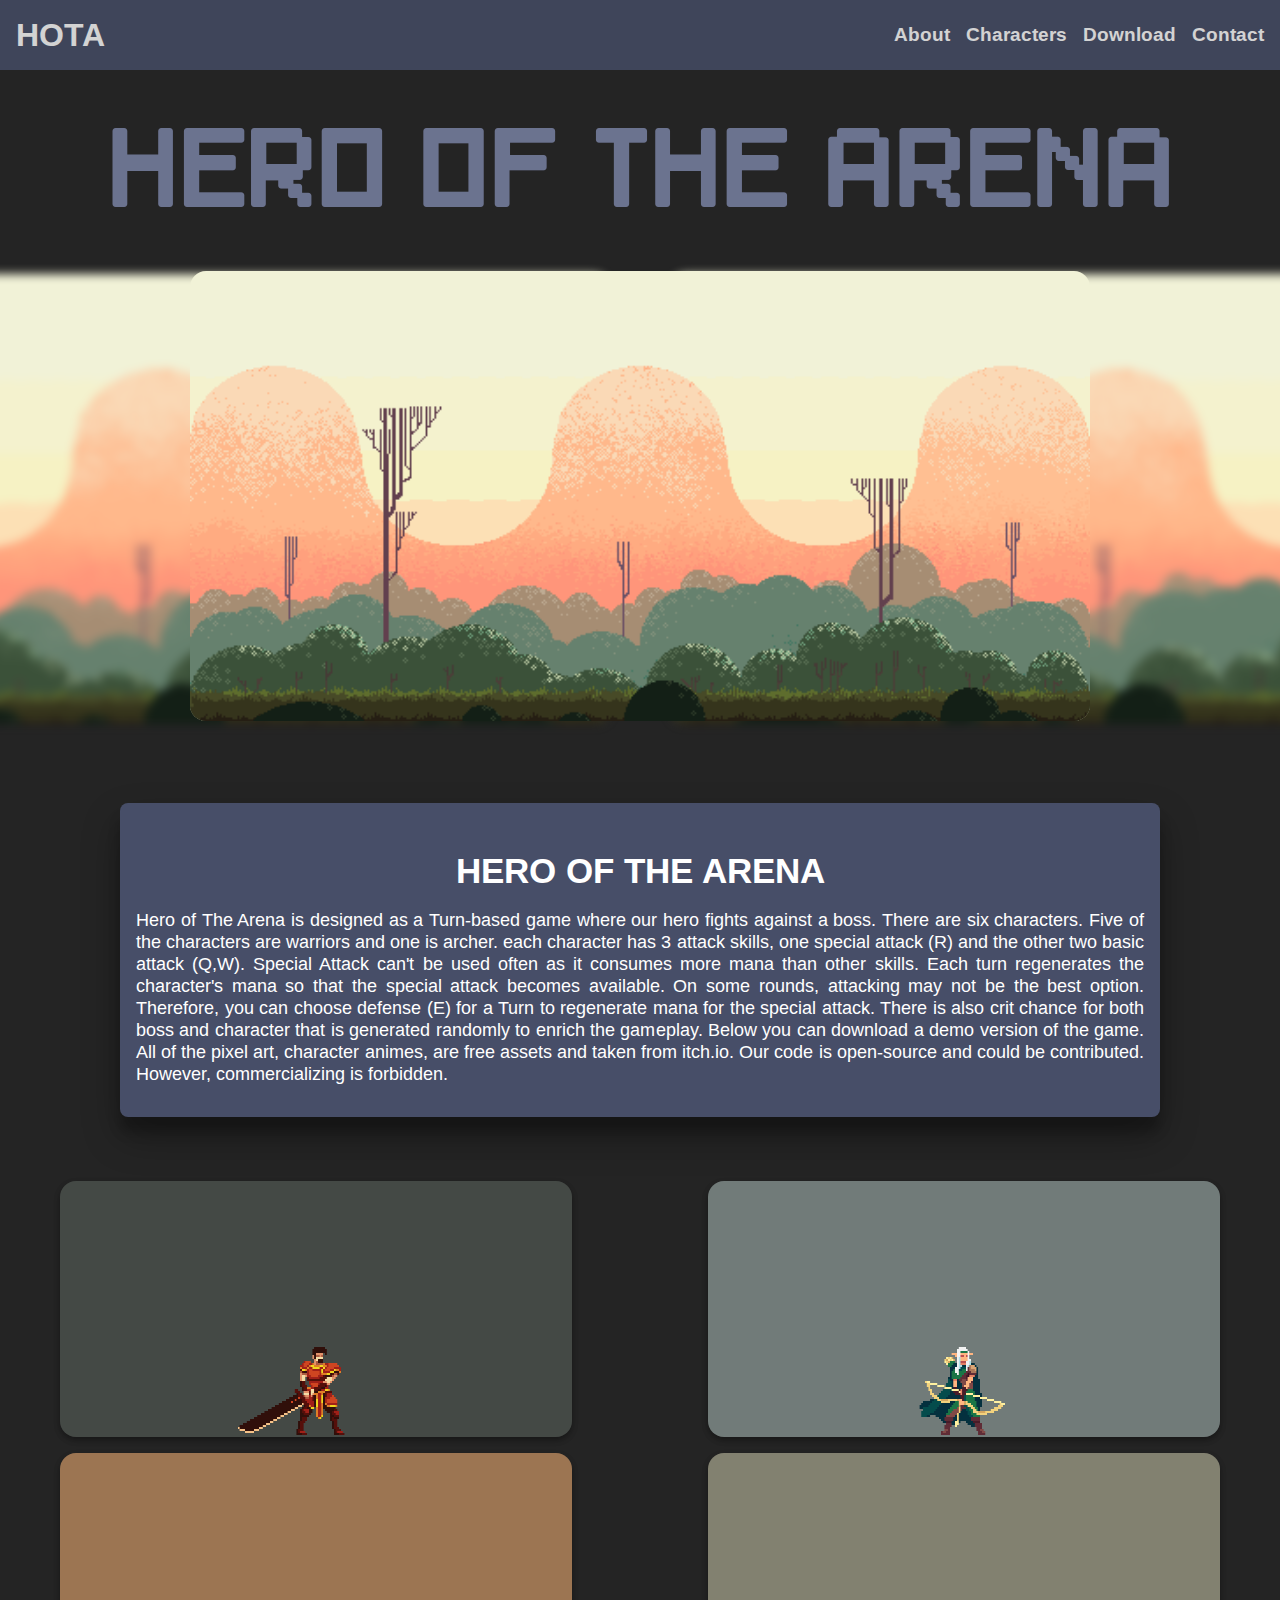
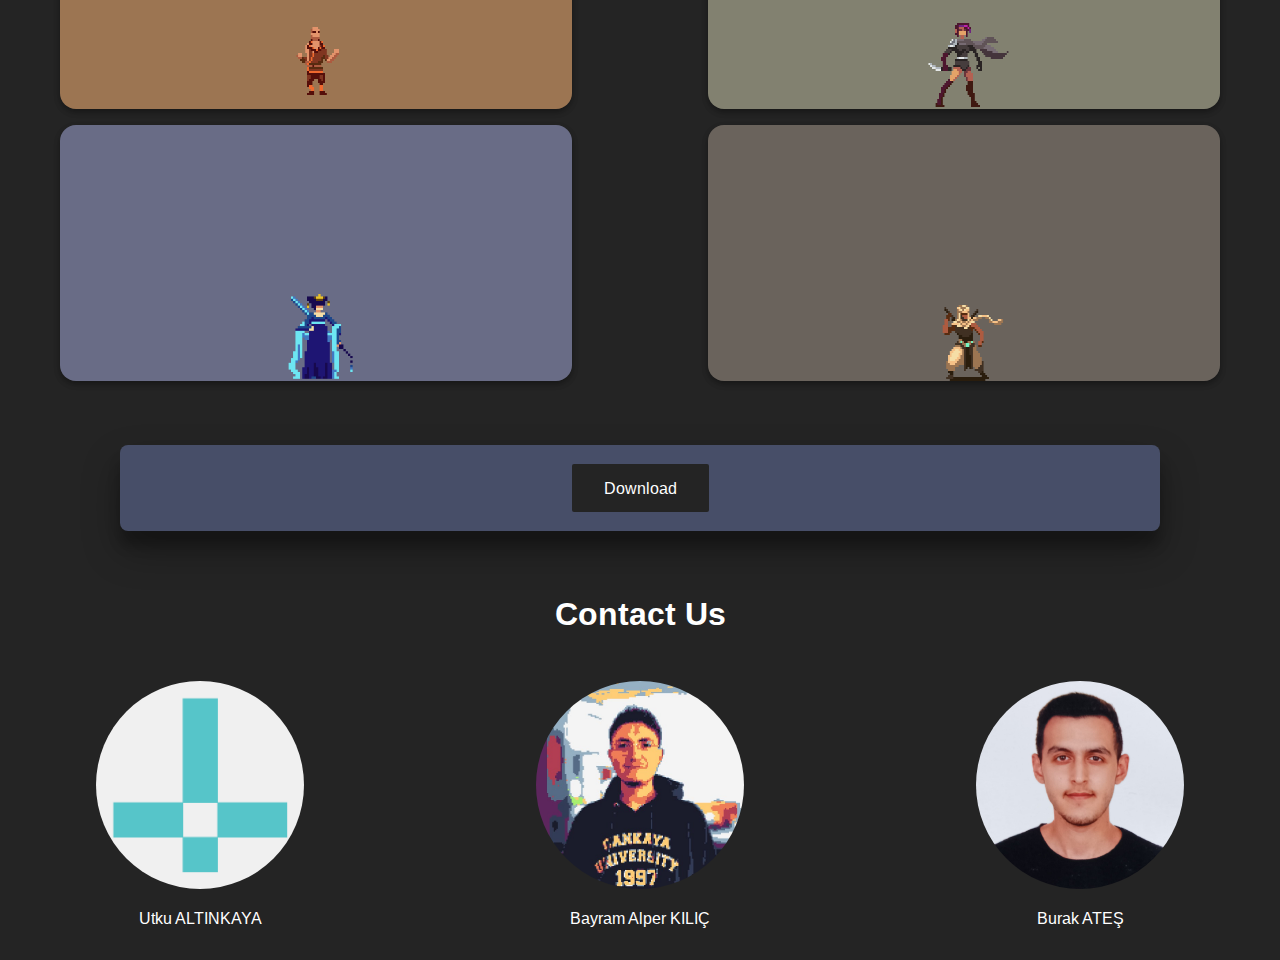
<file: HeroOfTheArena-Website/index.html>
<!DOCTYPE html>
<html lang="en">

<head>
  <link rel="stylesheet" href="style.css">
  <meta charset="UTF-8">
  <meta http-equiv="X-UA-Compatible" content="IE=edge">
  <meta name="viewport" content="width=device-width, initial-scale=1.0">
  <title>Hero Of The Arena</title>

</head>

<body>
  <nav class="navbar">

    <div class="logo">
      <a href="">
        <h1>HOTA</h1>
      </a>
    </div>

    <div class="info">
      <a href="#about" class="about">
        <h3>About</h3>
      </a>
      <a href="#characters" class="character">
        <h3>Characters</h3>
      </a>
      <a href="#download">
        <h3>Download</h3>
      </a>
      <a href="#contact" class="contact">
        <h3>Contact</h3>
      </a>
    </div>
  </nav>

  <div class="title-div">
    <a>
      <img src="image/Font/font.png" alt="pixel-fonts" border="0">
    </a>
  </div>

  <div class="head">

    <div class="main">
      <div id="left" class="left-right">
        <img src="image/background/Hills/Hills Layer 01.png" class="bg-image" alt="">
        <img src="image/background/Hills/Hills Layer 02.png" class="bg-image" alt="">
        <img src="image/background/Hills/Hills Layer 03.png" class="bg-image" alt="">
        <img src="image/background/Hills/Hills Layer 04.png" class="bg-image" alt="">
        <img src="image/background/Hills/Hills Layer 05.png" class="bg-image" alt="">
        <img src="image/background/Hills/Hills Layer 06.png" class="bg-image" alt="">
      </div>
      <div id="mid">
        <img src="image/background/Hills/Hills Layer 01.png" class="bg-image" alt="">
        <img src="image/background/Hills/Hills Layer 02.png" class="bg-image" alt="">
        <img src="image/background/Hills/Hills Layer 03.png" class="bg-image" alt="">
        <img src="image/background/Hills/Hills Layer 04.png" class="bg-image" alt="">
        <img src="image/background/Hills/Hills Layer 05.png" class="bg-image" alt="">
        <img src="image/background/Hills/Hills Layer 06.png" class="bg-image" alt="">
      </div>
      <div id="right" class="left-right">
        <img src="image/background/Hills/Hills Layer 01.png" class="bg-image" alt="">
        <img src="image/background/Hills/Hills Layer 02.png" class="bg-image" alt="">
        <img src="image/background/Hills/Hills Layer 03.png" class="bg-image" alt="">
        <img src="image/background/Hills/Hills Layer 04.png" class="bg-image" alt="">
        <img src="image/background/Hills/Hills Layer 05.png" class="bg-image" alt="">
        <img src="image/background/Hills/Hills Layer 06.png" class="bg-image" alt="">
      </div>
    </div>
  </div>

  <div id="about">
    <h1 class="about-title">HERO OF THE ARENA</h1>
    Hero of The Arena is designed as a Turn-based game where our hero fights against a boss. There are six characters.
    Five of the characters are warriors and one is archer. each character has 3 attack skills, one special attack (R)
    and the other two basic attack (Q,W). Special Attack can't be used often as it consumes more mana than other skills.
    Each turn regenerates the character's mana so that the special attack becomes available. On some rounds, attacking
    may not be the best option. Therefore, you can choose defense (E) for a Turn to regenerate mana for the special
    attack. There is also crit chance for both boss and character that is generated randomly to enrich the gameplay.
    Below you can download a demo version of the game. All of the pixel art, character animes, are free assets and
    taken from itch.io. Our code is open-source and could be contributed. However, commercializing is forbidden.
  </div>

  <div id="characters">
    <div class="container">
      <img id="fire-knight" src="image/Character Gifs/Fire-Knight/idle.gif" alt="">
    </div>
    <div class="container">
      <img id="leaf-archer" src="image/Character Gifs/Leaf-Archer/idle.gif" alt="">
    </div>
    <div class="container">
      <img id="ground-monk" src="image/Character Gifs/Ground-Monk/idle.gif" alt="">
    </div>
    <div class="container">
      <img id="blade-keeper" src="image/Character Gifs/Blade-Keeper/idle.gif" alt="">
    </div>
    <div class="container">
      <img id="water" src="image/Character Gifs/Water/idle.gif" alt="">
    </div>
    <div class="container">
      <img id="wind" src="image/Character Gifs/Wind/idle.gif" alt="">
    </div>
  </div>

  <div id="download">
    <div class="download-btn"><a href="./bin.zip" download>Download</a></div>
  </div>


  <h1 id="Contact-title">Contact Us</h2>

    <div id="contact">

      <div class="container">
        <a href="https://github.com/UtkuAltnkaya"><img src="image/Photo/utku.png" alt=""></a>
        <div class="names">Utku ALTINKAYA</div>
      </div>
      <div class="container">
        <a href="https://github.com/alperrkilic"><img src="image/Photo/alper.png" alt=""></a>
        <div class="names">Bayram Alper KILIÇ</div>
      </div>
      <div class="container">
        <a href="https://github.com/AtesBurak1"><img src="image/Photo/burak.png" alt=""></a>
        <div class="names">Burak ATEŞ</div>
      </div>
    </div>

    <script src="main.js"></script>
</body>

</html>
</file>
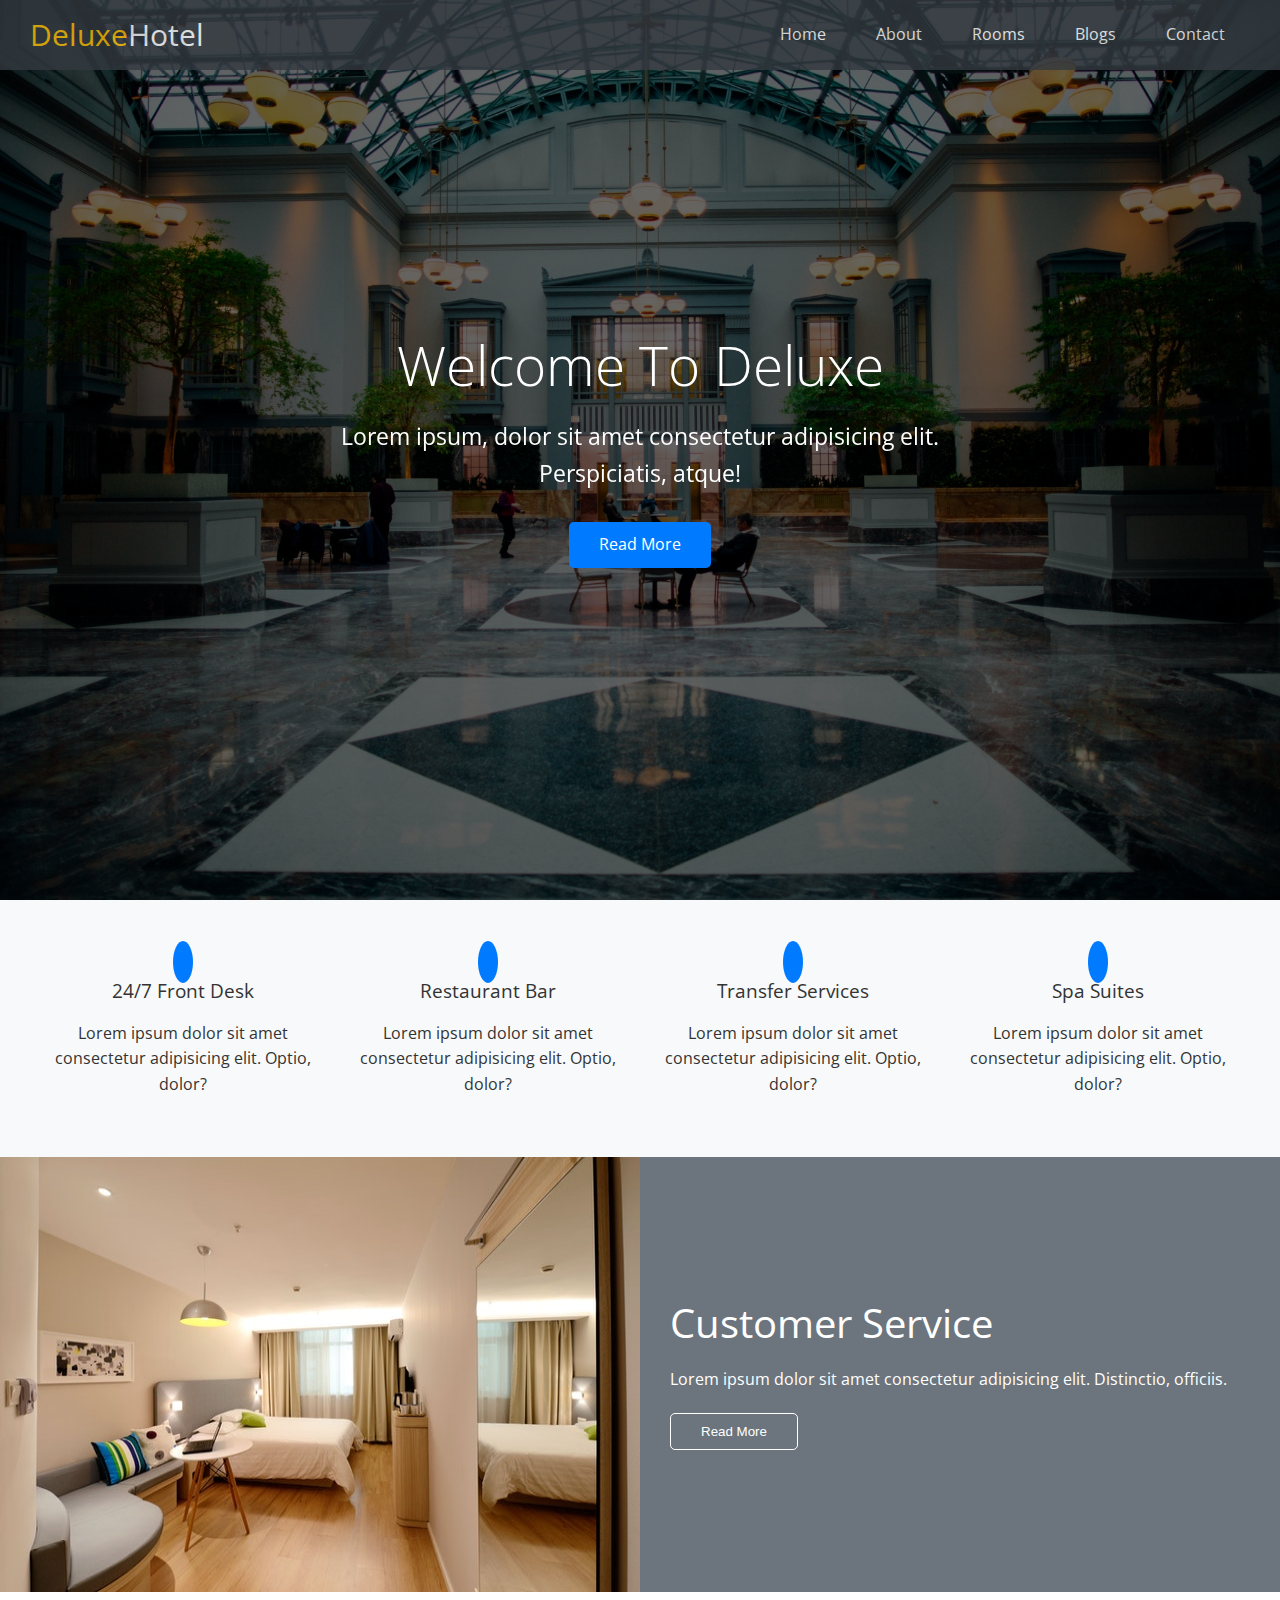
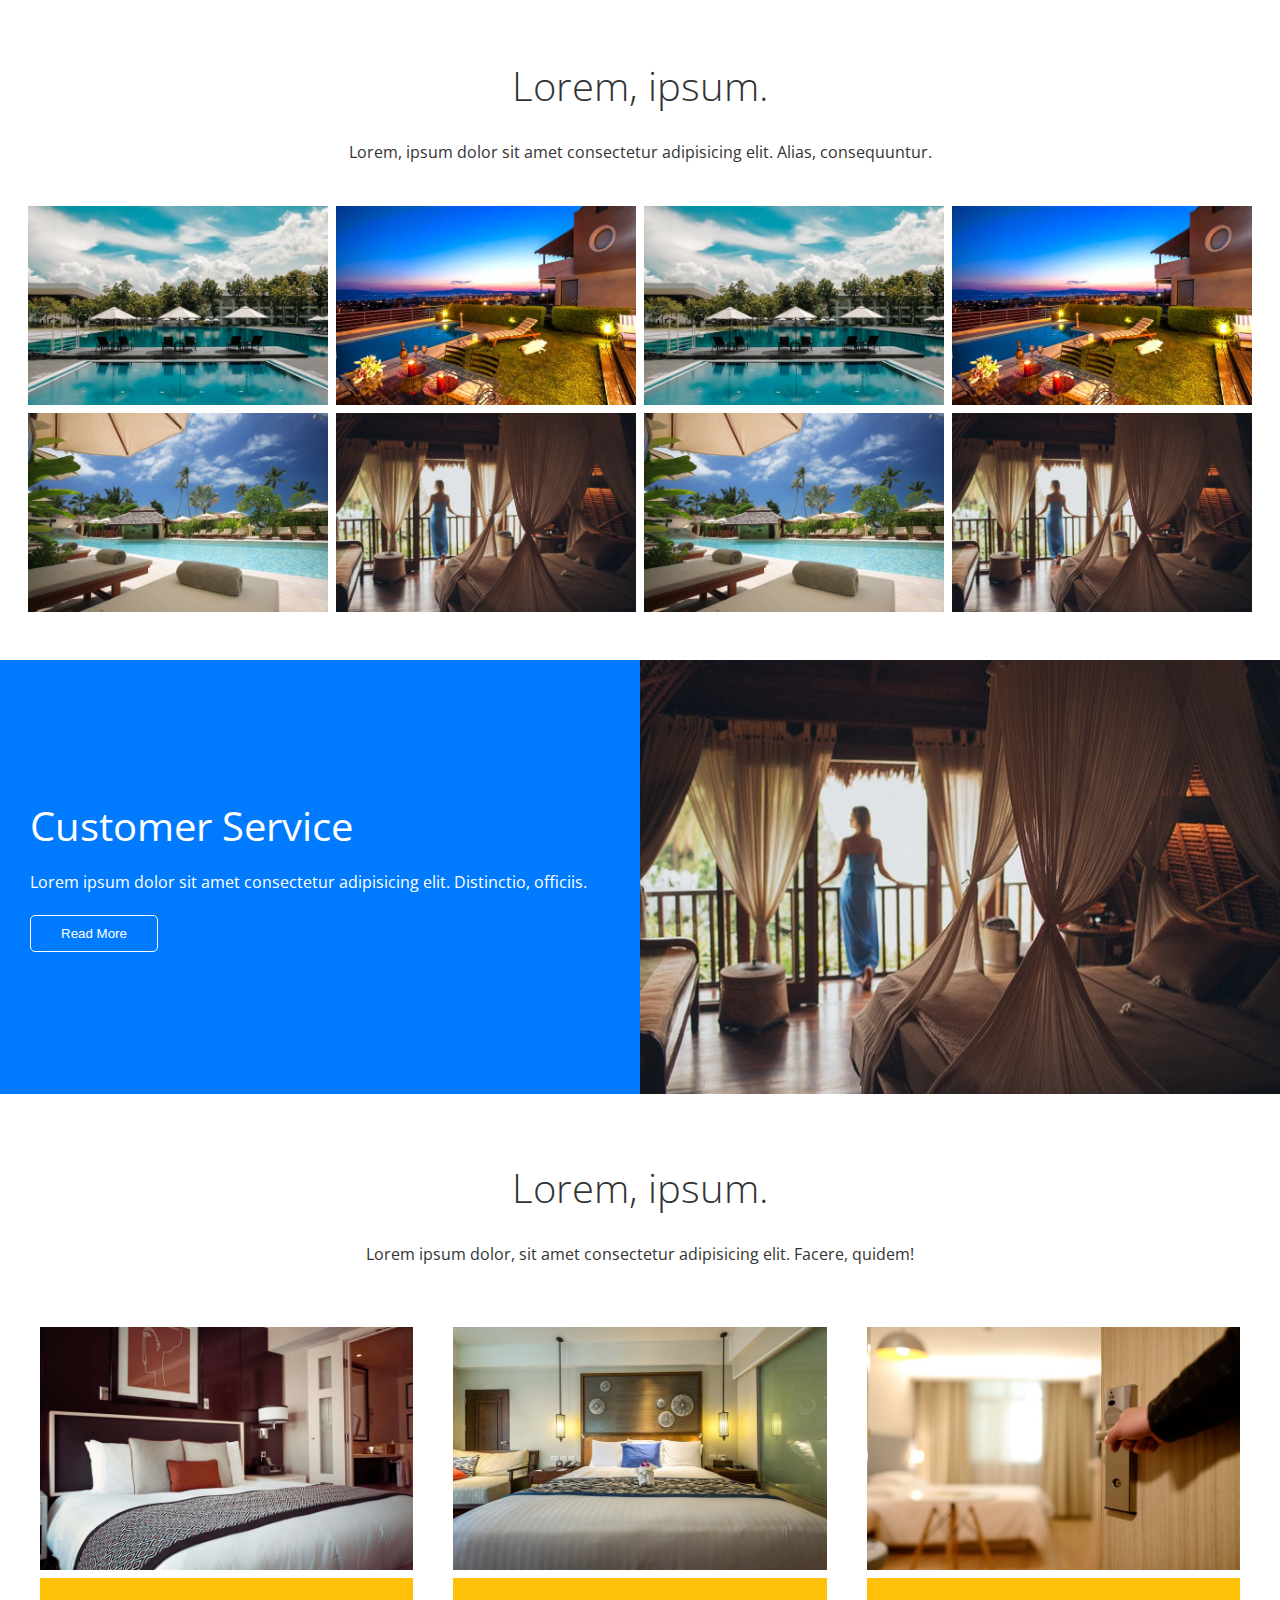
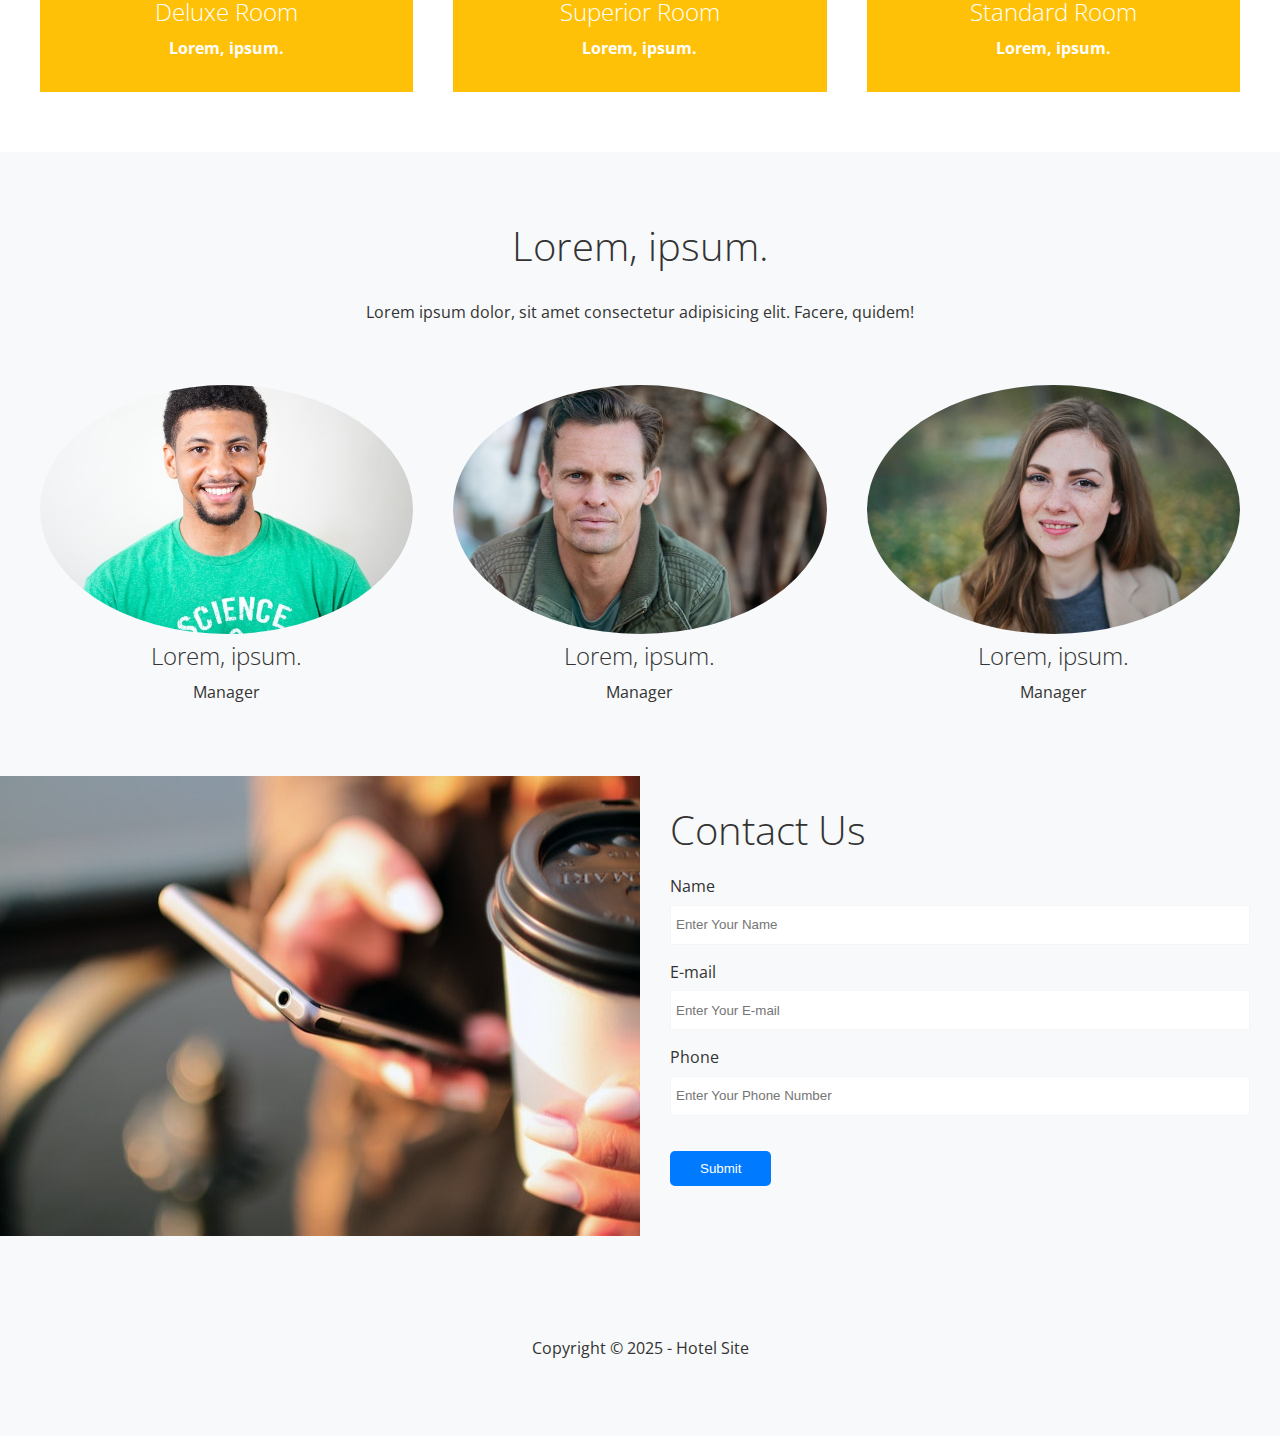
<file: Hotel Deluxe/index.html>
<!DOCTYPE html>
<html lang="en">

<head>
    <meta charset="UTF-8">
    <meta http-equiv="X-UA-Compatible" content="IE=edge">
    <meta name="viewport" content="width=device-width, initial-scale=1.0">
    <link rel="stylesheet" href="https://cdnjs.cloudflare.com/ajax/libs/font-awesome/5.13.0/css/all.min.css"
        integrity="sha512-L7MWcK7FNPcwNqnLdZq86lTHYLdQqZaz5YcAgE+5cnGmlw8JT03QB2+oxL100UeB6RlzZLUxCGSS4/++mNZdxw=="
        crossorigin="anonymous" referrerpolicy="no-referrer" />
    <link rel="stylesheet" href="css/style.css">
    <link rel="stylesheet" href="css/utils.css">
    <title>Hotel Deluxe</title>
</head>

<body>

    <header id="home" class="main-header">
        <div class="navbar">
            <h1 class="brand">
                <i class="fas fa-hotel"></i>
                <span>Deluxe</span>Hotel
            </h1>
            <nav>
                <ul>
                    <li><a href="#home">Home</a></li>
                    <li><a href="#about">About</a></li>
                    <li><a href="#rooms">Rooms</a></li>
                    <li><a href="blogs.html">Blogs</a></li>
                    <li><a href="#contact">Contact</a></li>
                </ul>
            </nav>

        </div>

        <div class="content">
            <h1>Welcome To Deluxe</h1>
            <p>Lorem ipsum, dolor sit amet consectetur adipisicing elit. Perspiciatis, atque!</p>
            <a href="" class="btn btn-primary">
                <i class="fas fa-chevron-right"></i>
                Read More</a>
        </div>
    </header>


    <main>
        <!-- services -->

        <section id="services" class="icons bg-light">
            <div class="flex-items">
                <div>
                    <i class="fas fa-concierge-bell fa-3x"></i>
                    <div>
                        <h3>24/7 Front Desk</h3>
                        <p>Lorem ipsum dolor sit amet consectetur adipisicing elit. Optio, dolor?</p>
                    </div>
                </div>
                <div>
                    <i class="fas fa-utensils fa-3x"></i>
                    <div>
                        <h3>Restaurant Bar</h3>
                        <p>Lorem ipsum dolor sit amet consectetur adipisicing elit. Optio, dolor?</p>
                    </div>
                </div>
                <div>
                    <i class="fas fa-bus fa-3x"></i>
                    <div>
                        <h3>Transfer Services</h3>
                        <p>Lorem ipsum dolor sit amet consectetur adipisicing elit. Optio, dolor?</p>
                    </div>
                </div>
                <div>
                    <i class="fas fa-spa fa-3x"></i>
                    <div>
                        <h3>Spa Suites</h3>
                        <p>Lorem ipsum dolor sit amet consectetur adipisicing elit. Optio, dolor?</p>
                    </div>
                </div>
            </div>
        </section>

        <!-- About -->

        <section id="about" class="about flex-columns">
            <div class="row">

                <div class="column">
                    <div class="column-1">
                        <img src="img/about1.jpeg" alt="">
                    </div>
                </div>

                <div class="column">
                    <div class="column-2 bg-secondary">
                        <h2>Customer Service</h2>
                        <p>Lorem ipsum dolor sit amet consectetur adipisicing elit. Distinctio, officiis.</p>
                        <button class="btn btn-outline">Read More</button>
                    </div>
                </div>

            </div>
        </section>


        <!-- Gallery -->


        <section id="gallery" class="flex-grid section-padding">
            <header class="section-header">
                <h2>Lorem, ipsum.</h2>
                <p>Lorem, ipsum dolor sit amet consectetur adipisicing elit. Alias, consequuntur.</p>
            </header>
            <div class="row">
                <div class="column">
                    <img src="img/1.jpeg" alt="">
                    <img src="img/2.jpeg" alt="">
                </div>
                <div class="column">
                    <img src="img/3.jpeg" alt="">
                    <img src="img/4.jpeg" alt="">
                </div>
                <div class="column">
                    <img src="img/1.jpeg" alt="">
                    <img src="img/2.jpeg" alt="">
                </div>
                <div class="column">
                    <img src="img/3.jpeg" alt="">
                    <img src="img/4.jpeg" alt="">
                </div>
            </div>
        </section>

        <!-- About 2-->

        <section class="about flex-columns flex-reverse">
            <div class="row">

                <div class="column">
                    <div class="column-1">
                        <img src="img/about2.jpeg" alt="">
                    </div>
                </div>

                <div class="column">
                    <div class="column-2 bg-primary">
                        <h2>Customer Service</h2>
                        <p>Lorem ipsum dolor sit amet consectetur adipisicing elit. Distinctio, officiis.</p>
                        <button class="btn btn-outline">Read More</button>
                    </div>
                </div>

            </div>
        </section>


        <!-- Rooms -->

        <section id="rooms" class="rooms section-padding">
            <header class="section-header">
                <h2>Lorem, ipsum.</h2>
                <p>Lorem ipsum dolor, sit amet consectetur adipisicing elit. Facere, quidem!</p>
            </header>
            <div class="flex-items">
                <div class="card">
                    <img src="img/room1.jpeg" alt="">
                    <div class="card-body bg-warning">
                        <h2>Deluxe Room</h2>
                        <p>Lorem, ipsum.</p>
                    </div>
                </div>
                <div class="card">
                    <img src="img/room2.jpeg" alt="">
                    <div class="card-body bg-warning">
                        <h2>Superior Room</h2>
                        <p>Lorem, ipsum.</p>
                    </div>
                </div>
                <div class="card">
                    <img src="img/room3.jpeg" alt="">
                    <div class="card-body bg-warning">
                        <h2>Standard Room</h2>
                        <p>Lorem, ipsum.</p>
                    </div>
                </div>
            </div>
        </section>

        <!-- Teams -->

        <section id="teams" class="teams section-padding bg-light">
            <header class="section-header">
                <h2>Lorem, ipsum.</h2>
                <p>Lorem ipsum dolor, sit amet consectetur adipisicing elit. Facere, quidem!</p>
            </header>

            <div class="flex-items">
                <div>
                    <img src="img/p1.jpeg" alt="">
                    <h2>Lorem, ipsum.</h2>
                    <p>Manager</p>
                </div>
                <div>
                    <img src="img/p2.jpeg" alt="">
                    <h2>Lorem, ipsum.</h2>
                    <p>Manager</p>
                </div>
                <div>
                    <img src="img/p3.jpeg" alt="">
                    <h2>Lorem, ipsum.</h2>
                    <p>Manager</p>
                </div>
            </div>
        </section>

        <!-- Contact -->

        <section id="contact" class="contact flex-columns">
            <div class="row">
                <div class="column">
                    <div class="column-1">
                        <img src="img/contact.jpeg" alt="">
                    </div>
                </div>
                <div class="column">
                    <div class="column-2 bg-light">
                        <h2>Contact Us</h2>
                        <form action="" class="contact-form">
                            <div class="form-control">
                                <label for="name">Name</label>
                                <input type="text" id="name" placeholder="Enter Your Name">
                            </div>
                            <div class="form-control">
                                <label for="email">E-mail</label>
                                <input type="email" id="email" placeholder="Enter Your E-mail">
                            </div>
                            <div class="form-control">
                                <label for="phone">Phone</label>
                                <input type="text" id="phne" placeholder="Enter Your Phone Number">
                            </div>
                            <button type="submit" class="btn btn-primary">Submit</button>
                        </form>
                    </div>
                </div>
            </div>
        </section>

    </main>


    <footer class="footer bg-light">
        <div class="social">
            <a href="#"><i class="fab fa-facebook fa-2x"></i></a>
            <a href="#"><i class="fab fa-twitter fa-2x"></i></a>
            <a href="#"><i class="fab fa-youtube fa-2x"></i></a>
            <a href="#"><i class="fab fa-linkedin fa-2x"></i></a>
        </div>
        <p>Copyright &copy 2025 - Hotel Site</p>
    </footer>


</body>

</html>
</file>
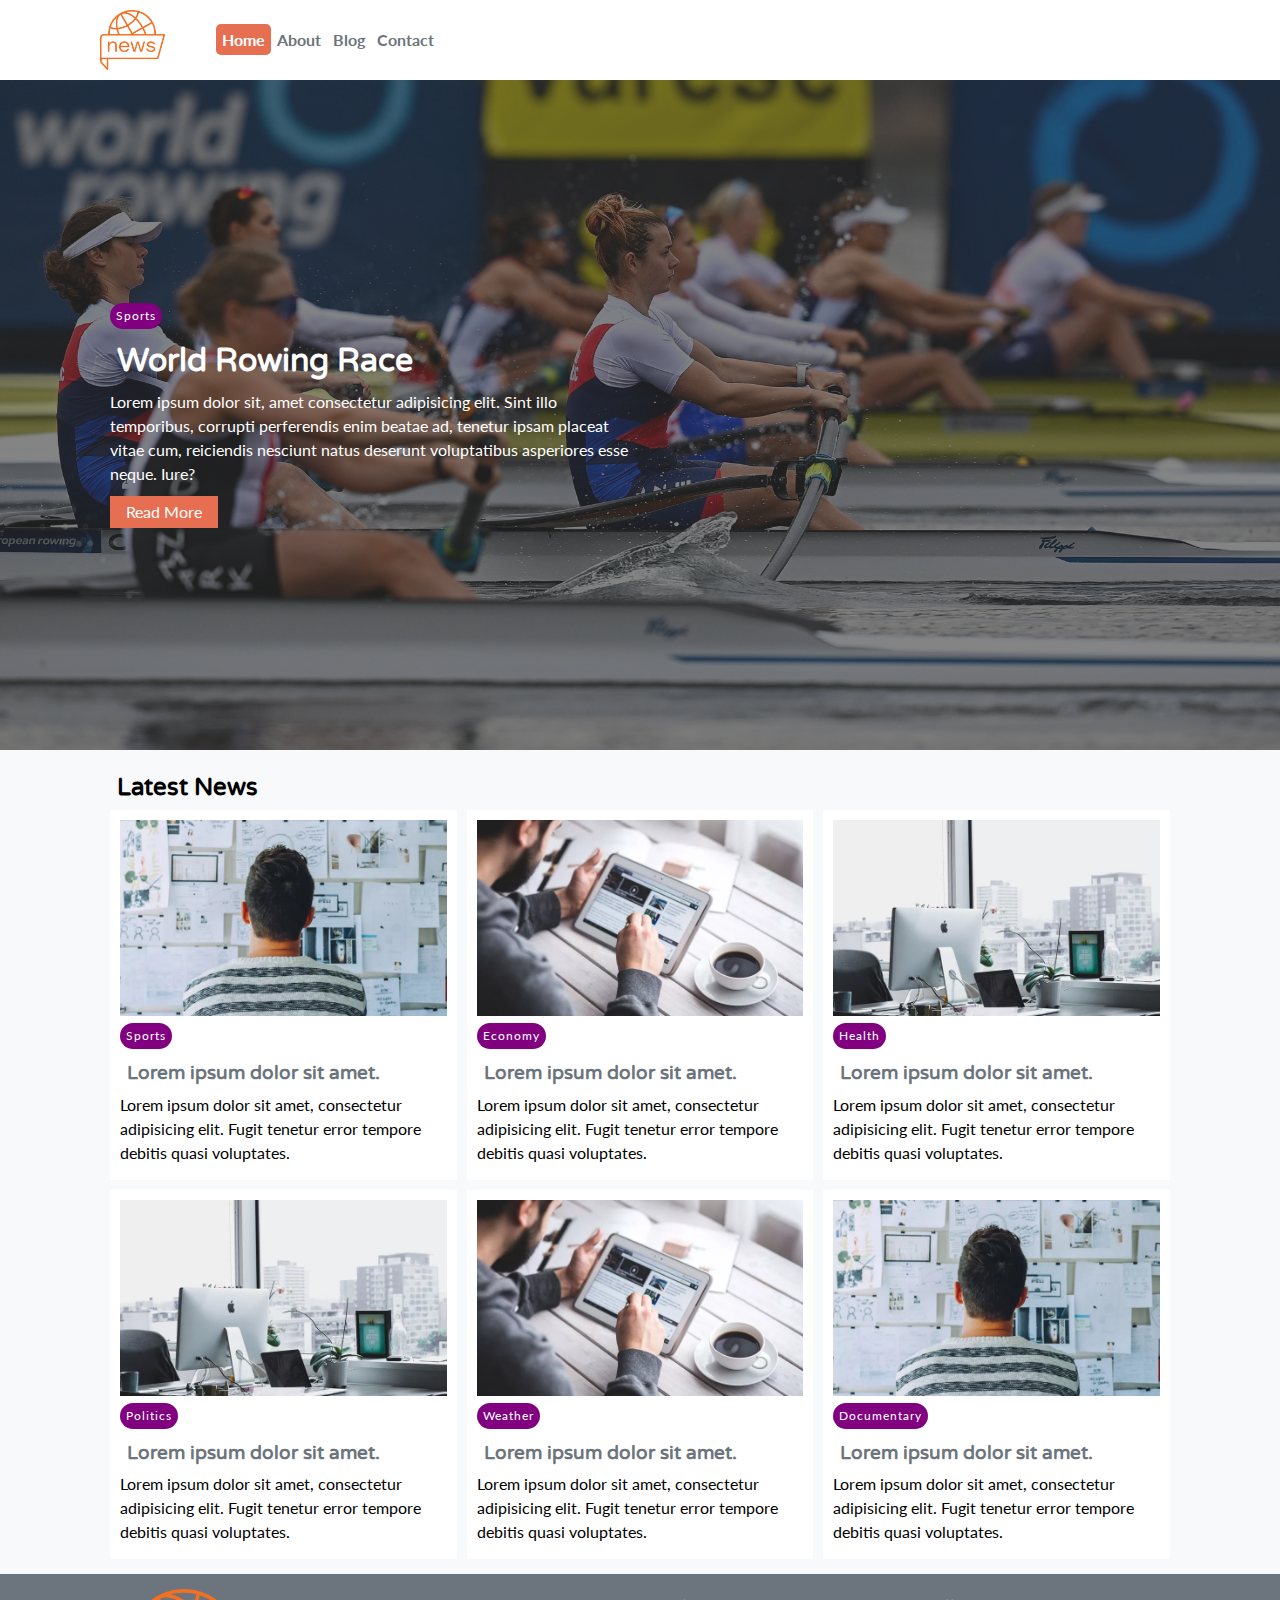
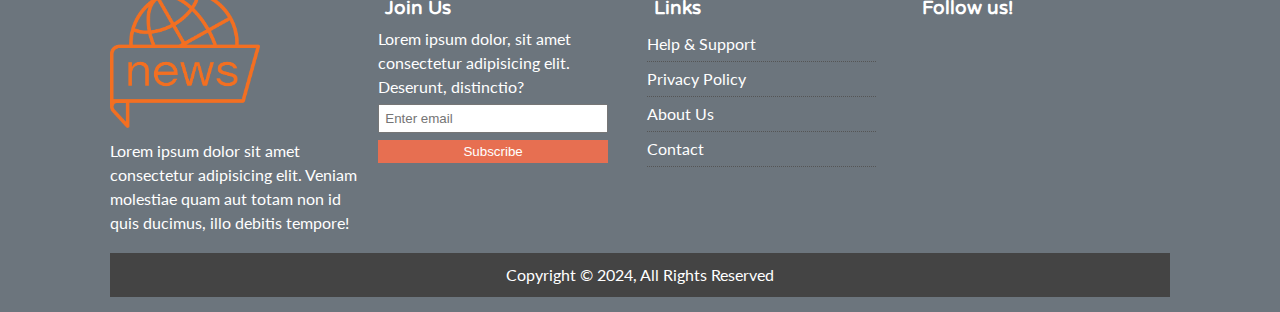
<file: News-site/index.html>
<!DOCTYPE html>
<html lang="en">
<head>
    <meta charset="UTF-8">
    <meta http-equiv="X-UA-Compatible" content="IE=edge">
    <meta name="viewport" content="width=device-width, initial-scale=1.0">
    <link rel="stylesheet" href="https://cdnjs.cloudflare.com/ajax/libs/font-awesome/5.9.0/css/all.min.css" integrity="sha512-q3eWabyZPc1XTCmF+8/LuE1ozpg5xxn7iO89yfSOd5/oKvyqLngoNGsx8jq92Y8eXJ/IRxQbEC+FGSYxtk2oiw==" crossorigin="anonymous" referrerpolicy="no-referrer" />
    <link href="https://fonts.googleapis.com/css2?family=Lato&family=Varela+Round&display=swap" rel="stylesheet">
    <link rel="stylesheet" href="css/style.css">
    <title>News Site</title>
</head>
<body>
    
    <!-- navbar -->

    <nav id="main-nav" class="nav">
        <div class="container">
            <img src="img/logo.png" alt="" class="logo">
            <ul>
                <li><a class="active" href="index.html">Home</a></li>
                <li><a href="about.html">About</a></li>
                <li><a href="blog.html">Blog</a></li>
                <li><a href="contact.html">Contact</a></li>
            </ul>
            <div class="social-icons">
                <a href="#"><i class="fab fa-facebook fa-2x"></i></a>
                <a href="#"><i class="fab fa-twitter fa-2x"></i></a>
                <a href="#"><i class="fab fa-instagram fa-2x"></i></a>
                <a href="#"><i class="fab fa-youtube fa-2x"></i></a>
            </div>
        </div>
    </nav>


    <!-- header -->

    <header id="header">
        <div class="container">
            <div class="header-container">
                <div class="header-content">
                    <div class="category category-sport">Sports</div>
                    <h1>World Rowing Race</h1>
                    <p>Lorem ipsum dolor sit, amet consectetur adipisicing elit. Sint illo temporibus, corrupti perferendis enim beatae ad, tenetur ipsam placeat vitae cum, reiciendis nesciunt natus deserunt voluptatibus asperiores esse neque. Iure?</p>
                    <a href="#" class="btn btn-primary">Read More</a>
                </div>
            </div>
        </div>
    </header>

    <!-- articles -->

    <section id="main-articles" class="py-2">
        <div class="container">
            <h2>Latest News</h2>
            <div class="article-container">
                <article class="card">
                    <img src="img/img-1.webp" alt="">
                    <div>
                        <div class="category category-sport">Sports</div>
                        <h3><a href="article.html">Lorem ipsum dolor sit amet.</a></h3>
                        <p>Lorem ipsum dolor sit amet, consectetur adipisicing elit. Fugit tenetur error tempore debitis quasi voluptates.</p>
                    </div>
                </article>
                <article class="card">
                    <img src="img/img-2.webp" alt="">
                    <div>
                        <div class="category category-sport">Economy</div>
                        <h3><a href="article.html">Lorem ipsum dolor sit amet.</a></h3>
                        <p>Lorem ipsum dolor sit amet, consectetur adipisicing elit. Fugit tenetur error tempore debitis quasi voluptates.</p>
                    </div>
                </article>
                <article class="card">
                    <img src="img/img-3.webp" alt="">
                    <div>
                        <div class="category category-sport">Health</div>
                        <h3><a href="article.html">Lorem ipsum dolor sit amet.</a></h3>
                        <p>Lorem ipsum dolor sit amet, consectetur adipisicing elit. Fugit tenetur error tempore debitis quasi voluptates.</p>
                    </div>
                </article>
                <article class="card">
                    <img src="img/img-3.webp" alt="">
                    <div>
                        <div class="category category-sport">Politics</div>
                        <h3><a href="article.html">Lorem ipsum dolor sit amet.</a></h3>
                        <p>Lorem ipsum dolor sit amet, consectetur adipisicing elit. Fugit tenetur error tempore debitis quasi voluptates.</p>
                    </div>
                </article>
                <article class="card">
                    <img src="img/img-2.webp" alt="">
                    <div>
                        <div class="category category-sport">Weather</div>
                        <h3><a href="article.html">Lorem ipsum dolor sit amet.</a></h3>
                        <p>Lorem ipsum dolor sit amet, consectetur adipisicing elit. Fugit tenetur error tempore debitis quasi voluptates.</p>
                    </div>
                </article>
                <article class="card">
                    <img src="img/img-1.webp" alt="">
                    <div>
                        <div class="category category-sport">Documentary</div>
                        <h3><a href="article.html">Lorem ipsum dolor sit amet.</a></h3>
                        <p>Lorem ipsum dolor sit amet, consectetur adipisicing elit. Fugit tenetur error tempore debitis quasi voluptates.</p>
                    </div>
                </article>
                
            </div>
        </div>
    </section>

    <!-- footer -->

    <footer id="main-footer" class="py-2">
        <div class="container footer-container">
            <div>
                <img src="img/logo.png" alt="">
                <p>
                    Lorem ipsum dolor sit amet consectetur adipisicing elit. Veniam molestiae quam aut totam non id quis ducimus, illo debitis tempore!
                </p>
            </div>

            <div>
                <h3>Join Us</h3>
                <p>Lorem ipsum dolor, sit amet consectetur adipisicing elit. Deserunt, distinctio?</p>
                <form action="">
                    <input type="email" placeholder="Enter email">
                    <input type="submit" value="Subscribe" class="btn btn-primary">
                </form>
            </div>

            <div>
                <h3>Links</h3>
                <ul>
                    <li><a href="">Help & Support</a></li>
                    <li><a href="">Privacy Policy</a></li>
                    <li><a href="">About Us</a></li>
                    <li><a href="">Contact</a></li>
                </ul>
            </div>

            <div>
                <h3>Follow us!</h3>
                <div>
                    <a href=""><i class="fab fa-facebook fa-2x"></i></a>
                    <a href=""><i class="fab fa-twitter fa-2x"></i></a>
                    <a href=""><i class="fab fa-instagram fa-2x"></i></a>
                    <a href=""><i class="fab fa-youtube fa-2x"></i></a>
                </div>
            </div>

            <div>
                <p>Copyright &copy; 2024, All Rights Reserved</p>
            </div>
        
        </div>
    </footer>

</body>
</html>
</file>
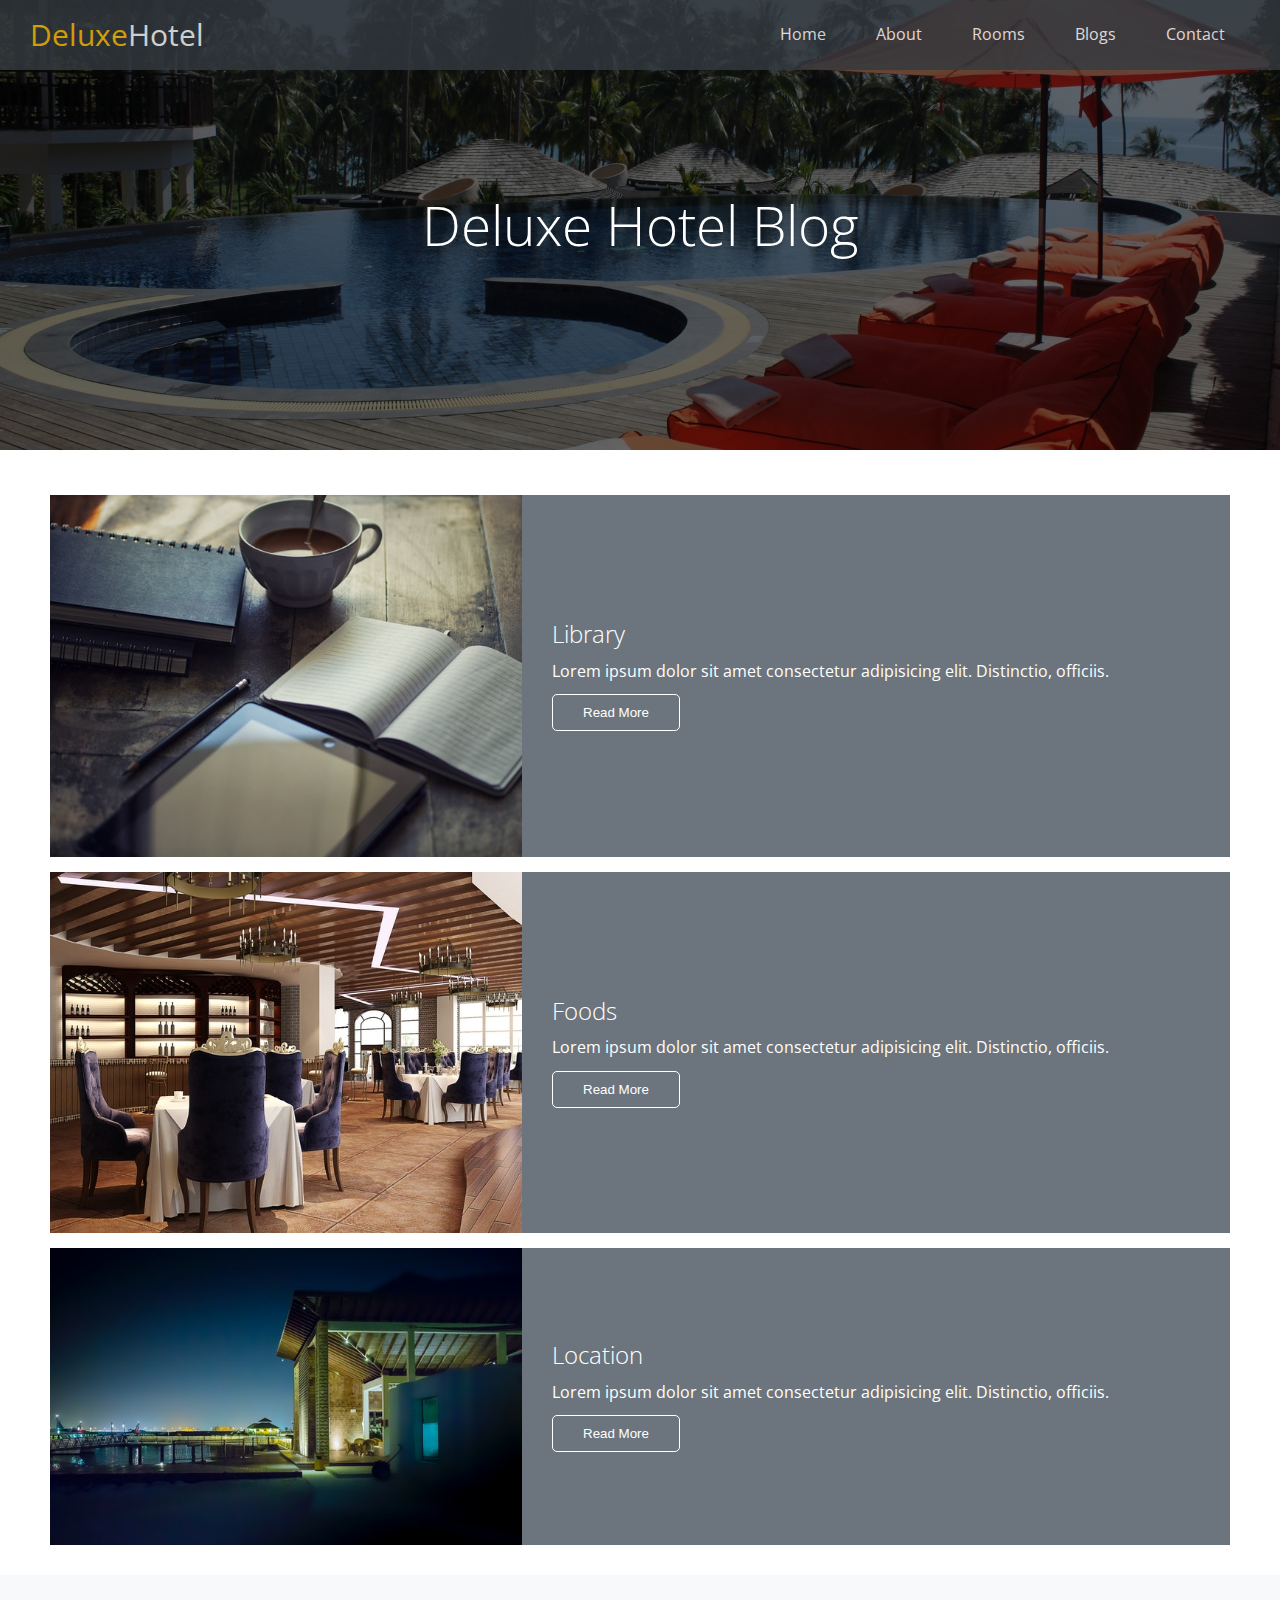
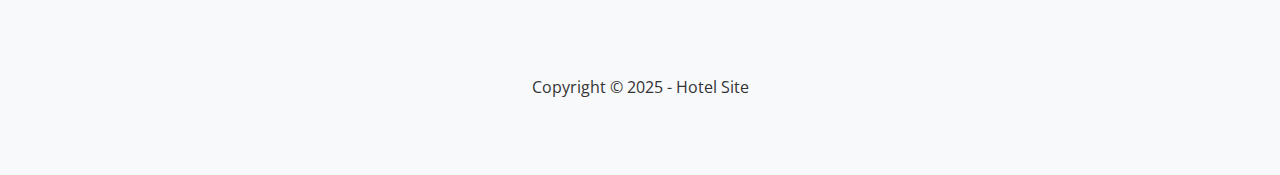
<file: Hotel Deluxe/blogs.html>
<!DOCTYPE html>
<html lang="en">
<head>
    <meta charset="UTF-8">
    <meta http-equiv="X-UA-Compatible" content="IE=edge">
    <meta name="viewport" content="width=device-width, initial-scale=1.0">
    <link rel="stylesheet" href="https://cdnjs.cloudflare.com/ajax/libs/font-awesome/5.13.0/css/all.min.css" integrity="sha512-L7MWcK7FNPcwNqnLdZq86lTHYLdQqZaz5YcAgE+5cnGmlw8JT03QB2+oxL100UeB6RlzZLUxCGSS4/++mNZdxw==" crossorigin="anonymous" referrerpolicy="no-referrer" />
    <link rel="stylesheet" href="css/style.css">
    <link rel="stylesheet" href="css/utils.css">
    <title>Document</title>
</head>
<body>

    <header id="home" class="main-header blog">
        <div class="navbar">
            <h1 class="brand">
                <i class="fas fa-hotel"></i>
                <span>Deluxe</span>Hotel
            </h1>
            <nav>
                <ul>
                    <li><a href="index.html">Home</a></li>
                    <li><a href="index.html#about">About</a></li>
                    <li><a href="index.html#rooms">Rooms</a></li>
                    <li><a href="blogs.html">Blogs</a></li>
                    <li><a href="index.html#contact">Contact</a></li>
                </ul>
            </nav>

        </div>

        <div class="content">
            <h1>Deluxe Hotel Blog</h1>
        </div>
    </header>


    <main>
        <!-- articles -->
        <section class="articles">
            <article class="article flex-columns">
                <div class="row">
    
                    <div class="column">
                        <div class="column-1">
                            <img src="img/blog-1.jpeg" alt="">
                        </div>   
                    </div>
    
                    <div class="column">
                        <div class="column-2 bg-secondary">
                            <h2>Library</h2>
                            <p>Lorem ipsum dolor sit amet consectetur adipisicing elit. Distinctio, officiis.</p>
                            <button class="btn btn-outline">Read More</button>
                        </div>
                    </div>
    
                </div>
            </article>
            <article class="article flex-columns">
                <div class="row">
    
                    <div class="column">
                        <div class="column-1">
                            <img src="img/blog-2.jpeg" alt="">
                        </div>   
                    </div>
    
                    <div class="column">
                        <div class="column-2 bg-secondary">
                            <h2>Foods</h2>
                            <p>Lorem ipsum dolor sit amet consectetur adipisicing elit. Distinctio, officiis.</p>
                            <button class="btn btn-outline">Read More</button>
                        </div>
                    </div>
    
                </div>
            </article>
            <article class="article flex-columns">
                <div class="row">
    
                    <div class="column">
                        <div class="column-1">
                            <img src="img/blog-3.jpeg" alt="">
                        </div>   
                    </div>
    
                    <div class="column">
                        <div class="column-2 bg-secondary">
                            <h2>Location</h2>
                            <p>Lorem ipsum dolor sit amet consectetur adipisicing elit. Distinctio, officiis.</p>
                            <button class="btn btn-outline">Read More</button>
                        </div>
                    </div>
    
                </div>
            </article>
        </section>
    </main>


    <footer class="footer bg-light">
        <div class="social">
            <a href="#"><i class="fab fa-facebook fa-2x"></i></a>
            <a href="#"><i class="fab fa-twitter fa-2x"></i></a>
            <a href="#"><i class="fab fa-youtube fa-2x"></i></a>
            <a href="#"><i class="fab fa-linkedin fa-2x"></i></a>
        </div>
        <p>Copyright &copy 2025 - Hotel Site</p>
    </footer>


</body>
</html>
</file>
<file: HeroOfTheArena-Website/style.css>
@import url('https://fonts.googleapis.com/css2?family=Arimo:wght@400;500;600;700&display=swap');

:root {
  --orange: #ffc107;
  --gray300: #f1f2d7;
  --dark: #474e68;
}

html {
  scroll-behavior: smooth;
}

* {
  font-family: 'Arimo', sans-serif;
  margin: 0%;
  box-sizing: border-box;
}

body {
  background-color: #242424;
}

a {
  text-decoration: none;
  color: black;
}

.navbar {
  display: flex;
  justify-content: space-between;
  background-color: var(--dark);
  align-items: center;
  padding: 1rem;
  position: fixed;
  top: 0;
  width: 100%;
  height: 70px;
  z-index: 5;
  opacity: 0.8;
}

.navbar a {
  color: #fff;
  height: 23.6px;
}

.navbar a:hover {
  border-bottom: 2px solid var(--orange);
}

.title-div {
  margin: 8rem 0 3rem 0;
  display: flex;
  justify-content: center;
  align-items: center;
}

.info {
  display: flex;
  gap: 1rem;
}

.main {
  /* margin-top: 5rem; */
  position: relative;
  display: flex;
  height: 30rem;
  overflow: hidden;
}

.left-right {
  flex: 1;
  width: inherit;
  height: inherit;
  /* transform: translateX(-150px); */
}

#mid {
  flex: 2;
  z-index: 1;
  height: inherit;
  width: inherit;
  transform: translateY(-3px);
}

.left-right {
  filter: blur(5px);
}

.bg-image {
  position: absolute;
  z-index: 1;
  width: 900px;
  top: 50%;
  left: 50%;
  transform: translate(-50%, -50%);
  border-radius: 1rem;
}



#about {
  color: #fff;
  margin: 4rem 7.5rem;
  text-align: justify;
  background-color: var(--dark);
  padding: 2rem 1rem;
  border-radius: 0.5rem;
  font-size: 1.1rem;
  box-shadow: rgba(0, 0, 0, 0.3) 0px 19px 38px, rgba(0, 0, 0, 0.22) 0px 15px 12px;
}

#about .about-title {
  text-align: center;
  padding: 1rem;
}




#characters {
  display: grid;
  grid-template-columns: repeat(2, 1fr);
  gap: 1rem;
  height: 100%;
  margin: 4rem 0;
}

#characters .container {
  display: flex;
  justify-content: center;
  align-items: center;
}

#characters .container img {
  height: 16rem;
  width: 32rem;
  display: block;
  box-shadow: rgba(0, 0, 0, 0.16) 0px 3px 6px, rgba(0, 0, 0, 0.23) 0px 3px 6px;
  border-radius: 1rem;
}

#contact {
  display: flex;
  justify-content: space-between;
  margin: 2rem 5rem 2rem 5rem;
}

#contact .container {}

#Contact-title {
  text-align: center;
  justify-content: center;
  color: #fff;
}

#contact .container a img {
  width: 15rem;
  height: 15rem;
  border-radius: 50%;
  padding: 1rem;
}

#contact .container a img:hover {
  opacity: 0.7;
}

#contact .container .names {
  text-align: center;
  width: 100%;
  color: #fff;
}

#download {
  align-items: center;
  display: flex;
  justify-content: center;
  color: #fff;
  margin: 4rem 7.5rem;
  text-align: justify;
  background-color: var(--dark);
  padding: 2rem 1rem;
  border-radius: 0.5rem;
  font-size: 1.1rem;
  box-shadow: rgba(0, 0, 0, 0.3) 0px 19px 38px, rgba(0, 0, 0, 0.22) 0px 15px 12px;
}

#download .download-btn a {
  text-align: center;
  height: 100%;
  background-color: #242424;
  border-radius: 2px;
  color: #fff;
  padding: 15px 32px;
  text-align: center;
  font-size: 16px;
  margin: 4px 2px;
  cursor: pointer;
}
</file>
<file: Hotel Deluxe/css/style.css>
@import url('https://fonts.googleapis.com/css2?family=Open+Sans:wght@300;400;700&display=swap');


    *{
        box-sizing:border-box;
        padding:0;
        margin:0;
    }

    html{
        font-size:10px;
        scroll-behavior: smooth;
    }
    
    
    body{
        font-family: 'Open Sans', sans-serif;
        font-size:1.6rem;
        background-color: #fff;
        color:#333;
        line-height: 1.6;
    }

    ul{
        list-style:none;
    }

    a{
        color:#333;
        text-decoration: none;
    }

    h1,h2{
        font-weight:300;
        line-height:1.2;
    }

    p{
        margin:1rem 0;
    }


    img{
        width:100%;
    }

    .text-center{
        text-align:center;
    }

    /* Navbar */

    .navbar{
        display:flex;
        align-items:center;
        justify-content:space-between;
        background-color: var(--dark);
        opacity:0.8;
        color:#fff;
        position:fixed;
        top:0;
        width:100%;
        height:70px;
        padding:0 3rem;
    }

    .navbar a{
        color:#fff;
        padding:1rem 2rem;
        margin: 0 .5rem;
    }

    .navbar a:hover{
            border-bottom:2px solid var(--warning);
        }

    .navbar ul{
        display:flex;
    }

    .navbar .brand{
        font-weight:400;
    }

    .navbar h1{
        font-size:3rem;
    }

    .navbar span{
        color:var(--warning);
    } 

    /* Header */

    .main-header{
        background-image:url("../img/bg-1.jpeg");
        background-repeat:no-repeat;
        background-size:cover;
        background-position:center;
        height:100vh; /* resim kullanıcının tarayıcısına tam sığar*/
        color:#fff;
        position:relative;
    }


    .main-header.blog{
        background-image: url(../img/bg-2.jpeg);
        height:50vh;
    }
    

    .main-header .content{
        display:flex;
        flex-direction:column;
        align-items:center;
        justify-content: center;
        text-align:center;
        height:100%;
    }

    .main-header::before{
        content:"";
        position:absolute;
        top:0;
        left:0;
        width:100%;
        height:100%;
        background: rgba(0,0,0,0.6);
    }

    .main-header *{
        z-index:1;
    }

    .main-header .content h1{
        font-size:5.5rem;
    }

    .main-header .content p{
        font-size:2.3rem;
        max-width:60rem;
        margin: 2rem 0 3rem;
    }

    /* icons */

    .icons{
        padding:30px;
    }

    .icons h3{
        font-weight:400;
        margin-bottom:15px;
    }

    .icons i{
        background-color: var(--primary);
        color:#fff;
        padding:1rem;
        border-radius:50%;
        margin-bottom:1.5rem;
    }

    /* About */

    .about{
        color:#fff;
    }

    .about h2{
        font-size:4rem;
        font-weight: 400;
    }

    .about p{
        margin:2rem 0;
    }

    /* gallery */

    #gallery img:hover{
        opacity:0.8;
        cursor:pointer;
    }


    /* cards */

    .card{
        color:#fff;
        font-weight:700;
    }

    .card-body{
        padding:2rem;
    }

    /* teams */

    .teams img{
        border-radius:50%;
    }

    .teams img:hover{
        opacity:0.7;
    }

    /* Mobile */

    @media(max-width:768px){
        html{
            font-size:8px;
        }
        
        .navbar{
            flex-direction:column;
            height:120px;
            padding:20px;
        }

        .navbar a{
            padding:10px;
            margin: 0 3px;
        }

        .teams img{
            width:70%;
        }

    }
</file>
<file: Hotel Deluxe/css/utils.css>
/*
    #007bff
    #6c757d
    #28a745
    #dc3545
    #ffc107
    #17a2b8
    #343a40
    #f8f9fa
*/

    :root{
        --white:#fff;
        --primary:#007bff;
        --seconday:#6c757d;
        --success:#28a745;
        --danger:#dc3545;
        --warning:#ffc107;
        --info:#17a2b8;
        --dark:#343a40;
        --light:#f8f9fa;
    }

    /* text color */

    .text-primary {color: var(--primary);}
    .text-secondary {color: var(--seconday);}
    .text-success {color: var(--success);}
    .text-danger {color: var(--danger);}
    .text-warning {color: var(--warning);}
    .text-info {color: var(--info);}
    .text-dark {color: var(--dark);}
    .text-light {color: var(--light);}

    /* bg-colors */

    .bg-primary {background-color: var(--primary);}
    .bg-secondary {background-color: var(--seconday);}
    .bg-success {background-color: var(--success);}
    .bg-danger {background-color: var(--danger);}
    .bg-warning {background-color: var(--warning);}
    .bg-info {background-color: var(--info);}
    .bg-dark {background-color: var(--dark);}
    .bg-light {background-color: var(--light);}

    
    /* buttons */


    .btn{
        cursor:pointer;
        display:inline-block;
        padding:10px 30px;
        border:none;
        border-radius:5px;
    }

    .btn:hover{
        opacity:0.9;
    }


    .btn-primary{
        color:var(--white);
        background-color: var(--primary);
    }

    .btn-secondary{
        color:var(--white);
        background-color: var(--secondary);
    }

    .btn-success{
        color:var(--white);
        background-color: var(--success);
    }

    .btn-danger{
        color:var(--white);
        background-color: var(--danger);
    }

    .btn-warning{
        color:var(--white);
        background-color: var(--warning);
    }

    .btn-dark{
        color:var(--white);
        background-color: var(--dark);
    }

    .btn-outline-primary{
        background:transparent;
        border: 1px solid var(--primary);
        color: var(--dark);
    }



    .btn-outline{
        background:transparent;
        border: 1px solid var(--white);
        color: var(--white);
    }

    .btn-outline:hover{
        opacity:0.6;
    }


    .btn-outline-primary:hover{
        background-color:var(--primary);
        border: 1px solid var(--primary);
        color: var(white);
    }


        /* flex items */

        .flex-items{
            display:flex;
            justify-content:center;
            text-align:center;
            height:100%;
        }
    
        .flex-items > div{
            padding:20px;
            flex-basis:100%;
        }

        /* flex columns */


        .flex-columns.flex-reverse .row{
            flex-direction:row-reverse;
        }


        .flex-columns .row{
            display:flex;
            flex-direction:row;
            flex-wrap:wrap;
            width:100%;
        }

        .flex-columns .column{
            flex:1;
        }


        .flex-columns.article .column:nth-child(odd){
            flex:2;
        }

        .flex-columns.article .column:nth-child(even){
            flex:3;
        }



        .flex-columns .column .column-1,
        .flex-columns .column .column-2{
            height:100%;
        }

        .flex-columns .column-2{
            display:flex;
            flex-direction:column;
            align-items:flex-start;
            justify-content:center;
            padding:3rem;
        }

        .flex-columns img{
            background-size:cover;
            width:100%;
            height:100%;
        }


        /* flex grid */

        .flex-grid .row{
            display:flex;
            flex-wrap:wrap;
            padding:0 .4rem;
        }

        .flex-grid .column{
            flex:25%;
            padding:0 .4rem;
        }




        /* section */

        .section-header{
            display:flex;
            flex-direction:column;
            align-items:center;
            justify-content: center;
            text-align:center;
            padding:3rem;
        }
        
        .section-header h2{
            font-size:4rem;
            margin: 2rem 0;
        }

        .section-padding{
            padding:2rem 2rem 4rem;
        }


        /* contact */

        .contact-form{
            width:100%;
            padding:2rem 0;
        }

        .contact-form label{
            display:block;
            margin-bottom:.5rem;
        }

        .contact-form .form-control{
            margin-bottom:1.5rem;
        }

        .contact-form input{
            width:100%;
            padding:5px;
            height:40px;
            border:1px solid #f5f5f5;
        }

        .contact-form .btn{
            margin-top:20px;
        }

        .contact h2{
            font-size:4rem;
        }


        /* article */

        .articles{
            padding:3rem 5rem;
        }

        .article{
            margin-top:1.5rem;
            color:#fff;
        }





        /* footer */

        .footer{
            display:flex;
            flex-direction:column;
            justify-content: center;
            align-items: center;
            text-align:center;
            height:200px;
        }


        .footer a{
            color:var(--danger);
        }

        .footer a:hover{
            opacity:0.7;
        }

        .footer .social a{
            margin-right:10px;
        }


        @media(max-width:768px){

            .flex-items{
                flex-direction: column;
            }


            .flex-items > div{
                padding:10px;
            }


            .flex-columns .column{
                flex:100% !important;
            }


            .flex-grid .column{
                flex:50%;
            }

        }
</file>
<file: News-site/css/style.css>
:root{
        --primary-color:#e76f51;
        --secondary-color:#2a9d8f;
        --light-color:#f8f9fa;
        --dark-color:#6c757d;
        --max-width:1100px;
    }

    *{
        margin:0;
        padding:0;
        box-sizing:border-box;
    }

    html{
        font-size:10px;
    }

    body{
        font-family: 'Lato', sans-serif;
        font-size:1.6rem;
        line-height:1.5;
        background-color: var(--light-color);
    }

    a{
        color:var(--dark-color);
        text-decoration:none;
    }

    ul{
        list-style:none;
    }

    img{
        width:100%;
    }

    h1,h2,h3,h4,h5,h6{
        font-family: 'Varela Round', sans-serif;
        margin:.7rem;
        line-height:1.3;
    }

    p{
        margin: .5rem 0;
    }

    /* utils */

    .container{
        max-width:var(--max-width);
        margin:0 auto;
        padding: 0 2rem;
    }


    .btn{
        display:inline-block;
        border:none;
        background-color:var(--dark-color);
        color:#fff;
        padding:.4rem 1.6rem;
        text-align:center;
    }

    .btn-dark{background-color: var(--dark-color);}
    .btn-light{background-color: var(--light-color);}
    .btn-primary{background-color: var(--primary-color);}

    .btn:hover{
        opacity:0.8;
    }


    .btn-block{
        display:block;
        width:100%;
        text-align:center;
    }

    .bg-primary{
        background-color: var(--primary-color);
        color:#fff;
    }

    .bg-light{
        background-color: var(--light-color);
        color: var(--dark-color);
    }

    .bg-dark{
        background-color: var(--dark-color);
        color: #fff;
    }

    .p-1{padding:0.5rem;}
    .p-2{padding:0.6rem;}
    .p-3{padding:0.8rem;}
    .p-4{padding:1rem;}


    .pt-1{padding-top:0.5rem;}
    .pt-2{padding-top:0.6rem;}
    .pt-3{padding-top:0.8rem;}
    .pt-4{padding-top:1rem;}


    .py-1{ padding-top:0.5rem; padding-bottom:0.5rem;}
    .py-2{ padding-top:1.5rem; padding-bottom:1.5rem;}

    .px-1{ padding-right:0.5rem; padding-left:0.5rem;}
    .px-2{ padding-right:0.6rem; padding-left:0.6rem;}


    .m-1{padding:0.5rem;}
    .m-2{padding:0.6rem;}
    .m-3{padding:0.8rem;}
    .m-4{padding:1rem;}


    .card{
        background-color: #fff;
        padding:1rem;
    }


    .card-primary{
        background-color:var(--primary-color);
        padding:1rem;
    }


    .category{
        display:inline-block;
        color:#fff;
        font-size:1.2rem;
        letter-spacing:1px;
        padding: .4rem .6rem;
        border-radius:15px;
        margin-bottom:.5rem;
    }

    .category.category-sport{
        background-color:purple;
    }

    /* navbar */

    #main-nav{
        background-color:#fff;
        position:sticky;
        top:0;
        z-index:3;
    }


    #main-nav .container{
        display:grid;
        grid-template-columns: 0.6fr 3fr 2fr;
        padding:1rem;
        align-items:center;
    }

    #main-nav .logo{
        width:65px;
    }

    #main-nav ul{
        display:flex;
        justify-self: start;
    }

    #main-nav .social-icons{
        justify-self:end;
    }

    #main-nav ul li a{
        padding:0.6rem;
        font-weight:bold;
    }

    #main-nav ul li a.active{
        background-color:var(--primary-color);
        color:#fff;
        border-radius:5px;
    }

    #main-nav ul li a:hover{
        background-color: var(--light-color);
        color: var(--dark-color);
    }

    /* header */

    #header{
        color:#fff;
        background:#333;
        padding:2rem;
        position:relative;
    }

    #header::before{
        content:'';
        background: url(../img/rowing.jpeg) no-repeat center center/cover;
        position:absolute;
        top:0;
        left:0;
        width:100%;
        height:100%;
        opacity:0.4;
    }

    #header .header-container{
        height:70vh;
        display:grid;
        grid-template-columns:repeat(2,1fr);
        align-items:center;
        justify-content: center;
    }

    #header .header-content{
        z-index:2;
    }

    #header .header-content p{
        margin-bottom:1rem;
    }

    /* articles */

    #main-articles .article-container{
        display:grid;
        grid-template-columns: repeat(3,1fr);
        gap:1rem;
    }

    /* footer */

    #main-footer{
        background-color:var(--dark-color);
        color:#fff;

    }

    #main-footer img{
        width:150px;
    }

    #main-footer a{
        color:#fff;
    }

    #main-footer .footer-container{
        display:grid;
        grid-template-columns: repeat(4,1fr);
        gap:1.3rem;
    }



    #main-footer .footer-container > *:last-child{
        background-color: #444;
        grid-column: 1 / span 4;
        padding:.5rem;
        text-align:center;
    }





    #main-footer .footer-container input[type='email']{
        width:90%;
        padding:.5rem;
        margin-bottom:.5rem;
    }


    #main-footer .footer-container input[type='submit']{
        width:90%;
    }


    #main-footer .footer-container ul li{
        padding:0.5rem 0;
        border-bottom:1px dotted #555;
        width:90%;
    }

    #main-footer .footer-container ul li a:hover{
        color:var(--primary-color);
    }
</file>
